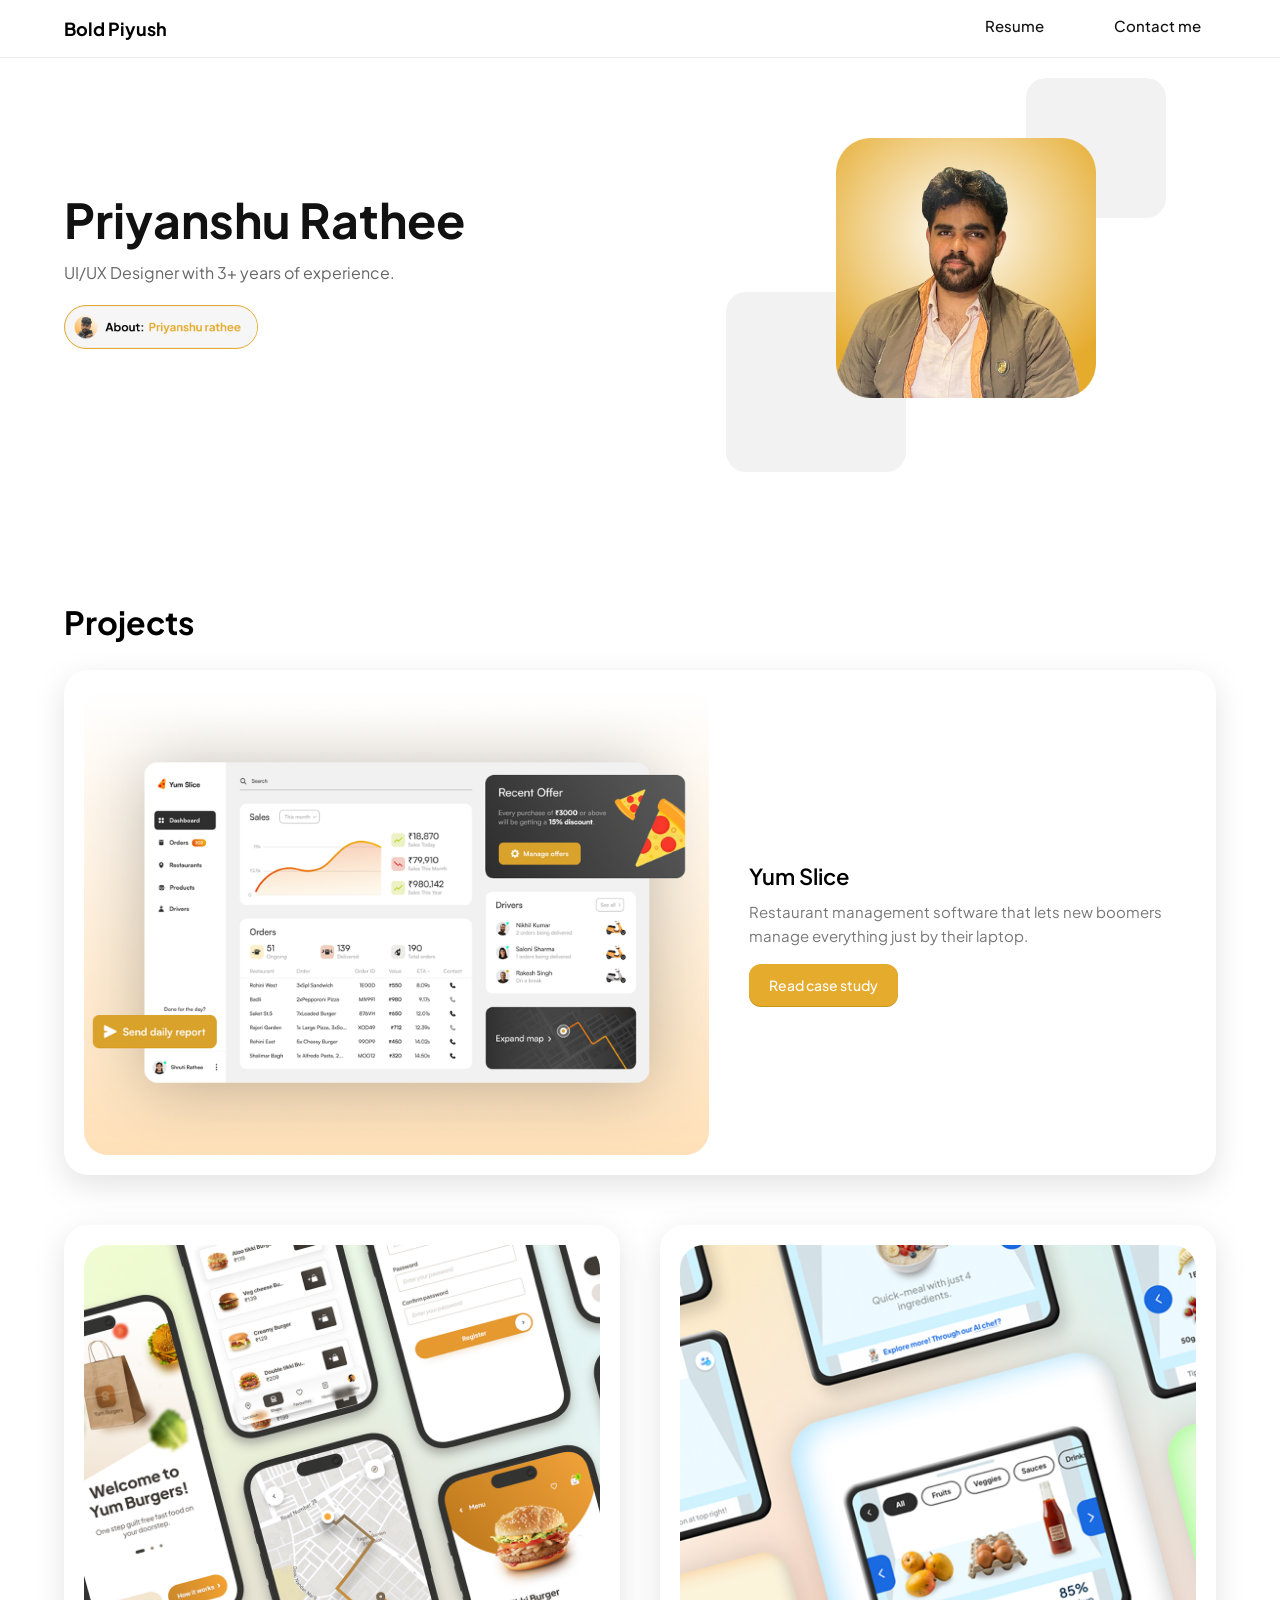
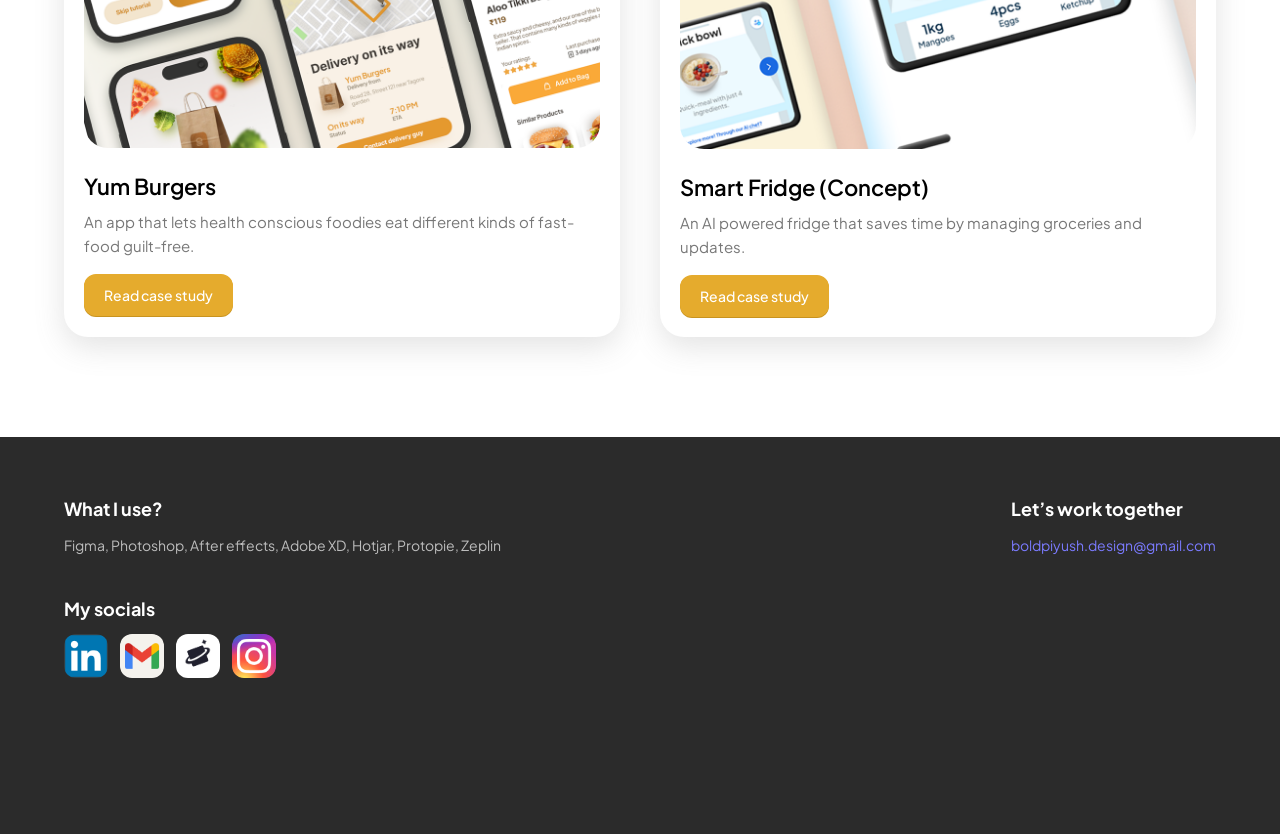
<file: index.html>
<!DOCTYPE html>
<html lang="en">
<head>
    <meta charset="UTF-8">
    <meta name="viewport" content="width=device-width, initial-scale=1.0">
    <title>Priyanshu Rathee | UI/UX Designer Portfolio</title>
    <link rel="stylesheet" href="style.css">
    <link rel="preconnect" href="https://fonts.googleapis.com">
    <link rel="preconnect" href="https://fonts.gstatic.com" crossorigin>
    <link href="https://fonts.googleapis.com/css2?family=Plus+Jakarta+Sans:ital,wght@0,200..800;1,200..800&display=swap" rel="stylesheet">
    <link rel="icon" type="image/png" href="images/favicon.png">
</head>
<body>
    <header class="navbar">
        <div class="nav-container">

            <div class="logo">Bold Piyush</div>

                <nav class="nav-links" id="navLinks">
                    <a href="resume/Priyanshu-Rathee-Resume.pdf" 
                       target="_blank" 
                       onclick="showResumePopup()">
                      Resume
                    </a>
                    <a href="#" id="openEmailForm">Contact me</a>
                    
                </nav>

            <button class="menu-btn" id="menuBtn">☰</button>

        </div>
    </header>
    <section class="hero">
    <div class="hero-wrapper">

    <!-- Grey decorative boxes -->
    
    <!-- Text content -->
    <div class="hero-content">
      <h1>
        <span class="jump-type" data-text="Priyanshu Rathee"></span>
      </h1>

      <p class="subtitle">
        <span class="jump-type sub" data-text="UI/UX Designer with 3+ years of experience."></span>
      </p>

      <!-- Portfolio image button -->
      <button class="portfolio-img">
        <img src="images/btn.png"  alt="Portfolio of Priyanshu" id="openAbout">
      </button>
    </div>

    <!-- Profile image -->
    <div class="hero-image">
      <img src="images/pfp.png" alt="Priyanshu Rathee">
      <div class="grey-box box-1"></div>
    <div class="grey-box box-2"></div>
    </div>

    </div>
    </section>
    <section class="projects-section">
     <div class="projects-container">

     <h2 class="projects-title">Projects</h2>

     <!-- Project 1 -->
     <div class="project-card large">
      <div class="project-image">
        <img src="images/YS.png" alt="Yum Slice project">
      </div>

      <div class="project-content">
        <h3>Yum Slice</h3>
        <p>
          Restaurant management software that lets new boomers
          manage everything just by their laptop.
        </p>
        <a href="cs-yum.html" class="project-btn">Read case study</a>
      </div>
     </div>

     <!-- Project 2 -->
     <div class="project-grid">

      <div class="project-card">
        <div class="project-image">
          <img src="images/YB.png" alt="Yum Burgers project">
        </div>
        <div class="project-content">
          <h3>Yum Burgers</h3>
          <p>
            An app that lets health conscious foodies eat different kinds of fast-food guilt-free.
          </p>
          <a href="cs-food.html" class="project-btn">Read case study</a>
        </div>
      </div>

      <div class="project-card">
        <div class="project-image">
          <img src="images/SF.png" alt="Smart Fridge project">
        </div>
        <div class="project-content">
          <h3>Smart Fridge (Concept)</h3>
          <p>
            An AI powered fridge that saves time by managing
            groceries and updates.
          </p>
          <a href="cs-fintech.html" class="project-btn">Read case study</a>
        </div>
      </div>

     </div>

     </div>
    </section>
    <footer class="footer-section">
  <div class="footer-container">

    <!-- LEFT SIDE -->
    <div class="footer-left">
      <div class="footer-block">
        <h4>What I use?</h4>
        <p>
          Figma, Photoshop, After effects, Adobe XD, Hotjar,
          Protopie, Zeplin
        </p>
      </div>

      <div class="footer-block socials-block">
        <h4>My socials</h4>
        <div class="socials">
           <a href="https://www.linkedin.com/in/priyanshu-rathi-238a7a399?utm_source=share&utm_campaign=share_via&utm_content=profile&utm_medium=ios_app" target="_blank" class="social-box">
          <img src="icons/ldn.png" alt="LinkedIn">
        </a>
        <a href="https://gmail.boldpiyush.design@gmail.com" target="_blank" class="social-box">
          <img src="icons/Gmail.png" alt="Gmail">
        </a>
        <a href="https://hype4.academy/profile/BoldPiyush" target="_blank" class="social-box">
          <img src="icons/academy.png" alt="hype4 academy">
        </a>
        <a href="https://www.instagram.com/boldpiyush?igsh=MWIxdGlhdHE0ZThmMg==" target="_blank" class="social-box">
          <img src="icons/ig.png" alt="Instagram">
        </a>
        </div>
      </div>
    </div>

    <!-- RIGHT SIDE -->
    <div class="footer-block">
      <h4>Let’s work together</h4>
      <a href="mailto:boldpiyush.design@gmail.com" class="email-link">
        boldpiyush.design@gmail.com
      </a>
    </div>

  </div>
</footer>
<div class="about-overlay" id="aboutOverlay">
  <div class="about-box">

    <div class="about-header">
      <img src="images/btn1.png" alt="Priyanshu Rathee">
      <div>
        <h3>Priyanshu Rathee</h3>
        <p class="role">UI, UX Designer</p>
      </div>
    </div>

    <div class="about-text">
      <p>
        Also known as <strong>BoldPiyush</strong>.  
        Designer since <strong>2023</strong>, he has evolved from a 
        <strong>self taught</strong> enthusiast into a dedicated 
        <strong>UI/UX designer</strong>, delivering professional 
        and engaging interfaces.
      </p>
    </div>

    <p class="location">
      <b>Origin - India</b>
    </p>

  </div>
</div>
<!-- EMAIL MODAL -->
<div class="email-modal" id="emailModal">
  <div class="email-box">
    <button class="email-close" onclick="closeEmail()">✕</button>

    <h3>Contact Me</h3>

    <input type="text" id="emailName" placeholder="Your Name">
    <input type="email" id="emailFrom" placeholder="Your Email">
    <textarea id="emailMessage" placeholder="Your Message"></textarea>

    <button class="email-send" onclick="sendEmail()">Send Email</button>
  </div>
</div>
<script src="js/main.js"></script>
<div id="resumePopup" class="resume-popup">
  📄 Resume opened in a new tab
</div>



</body>

</html>
</file>
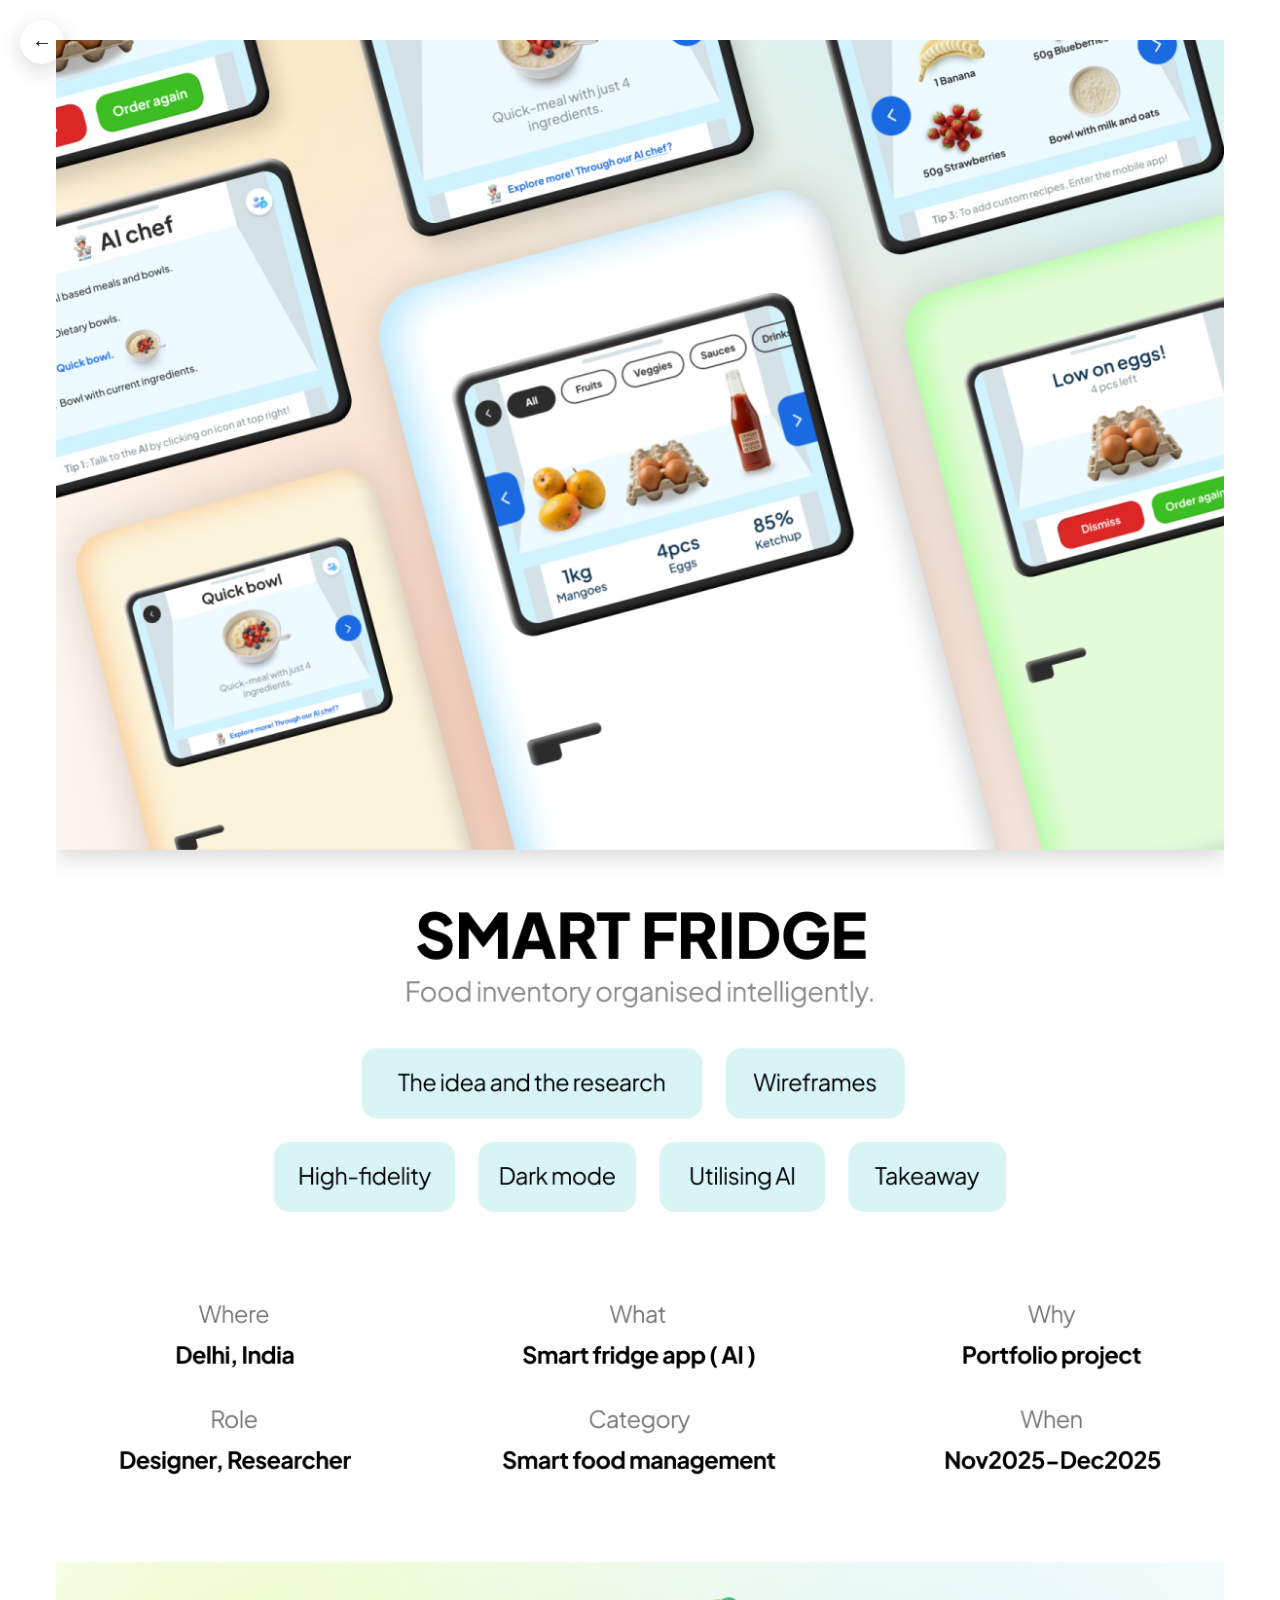
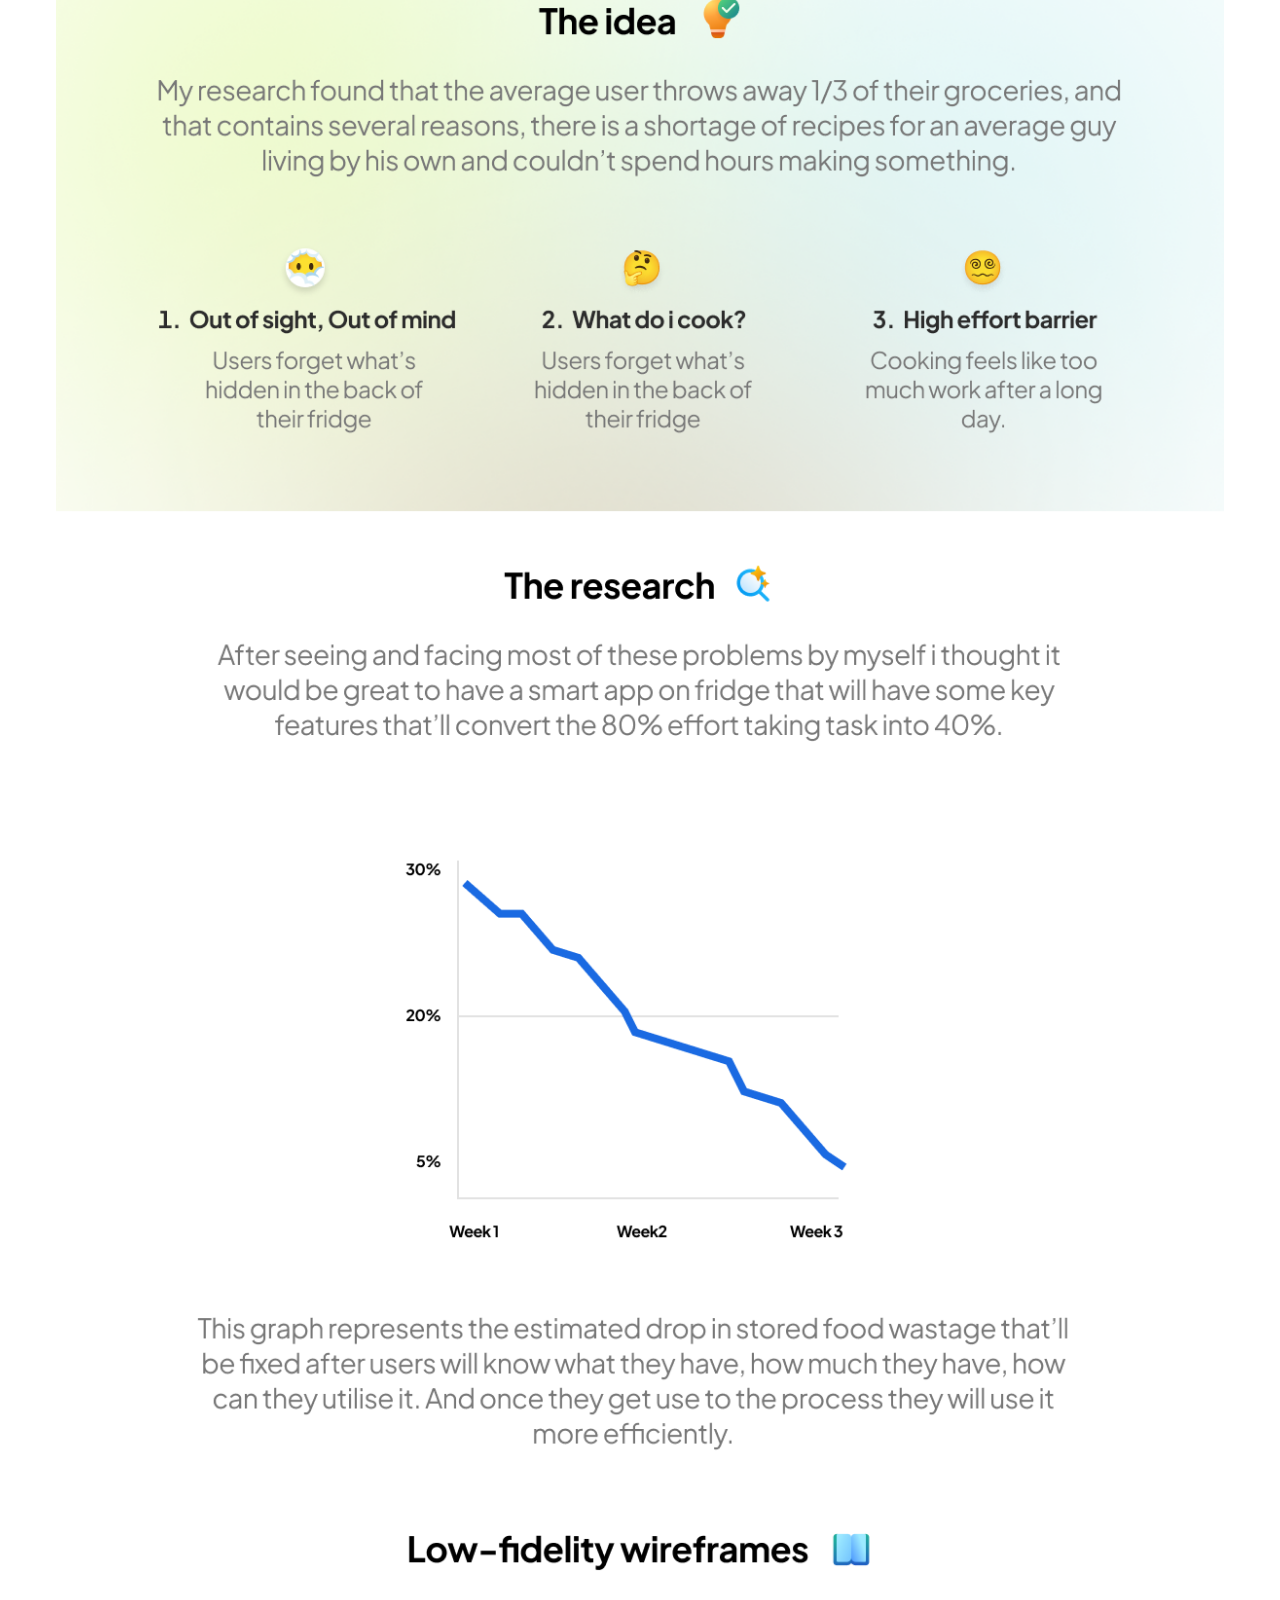
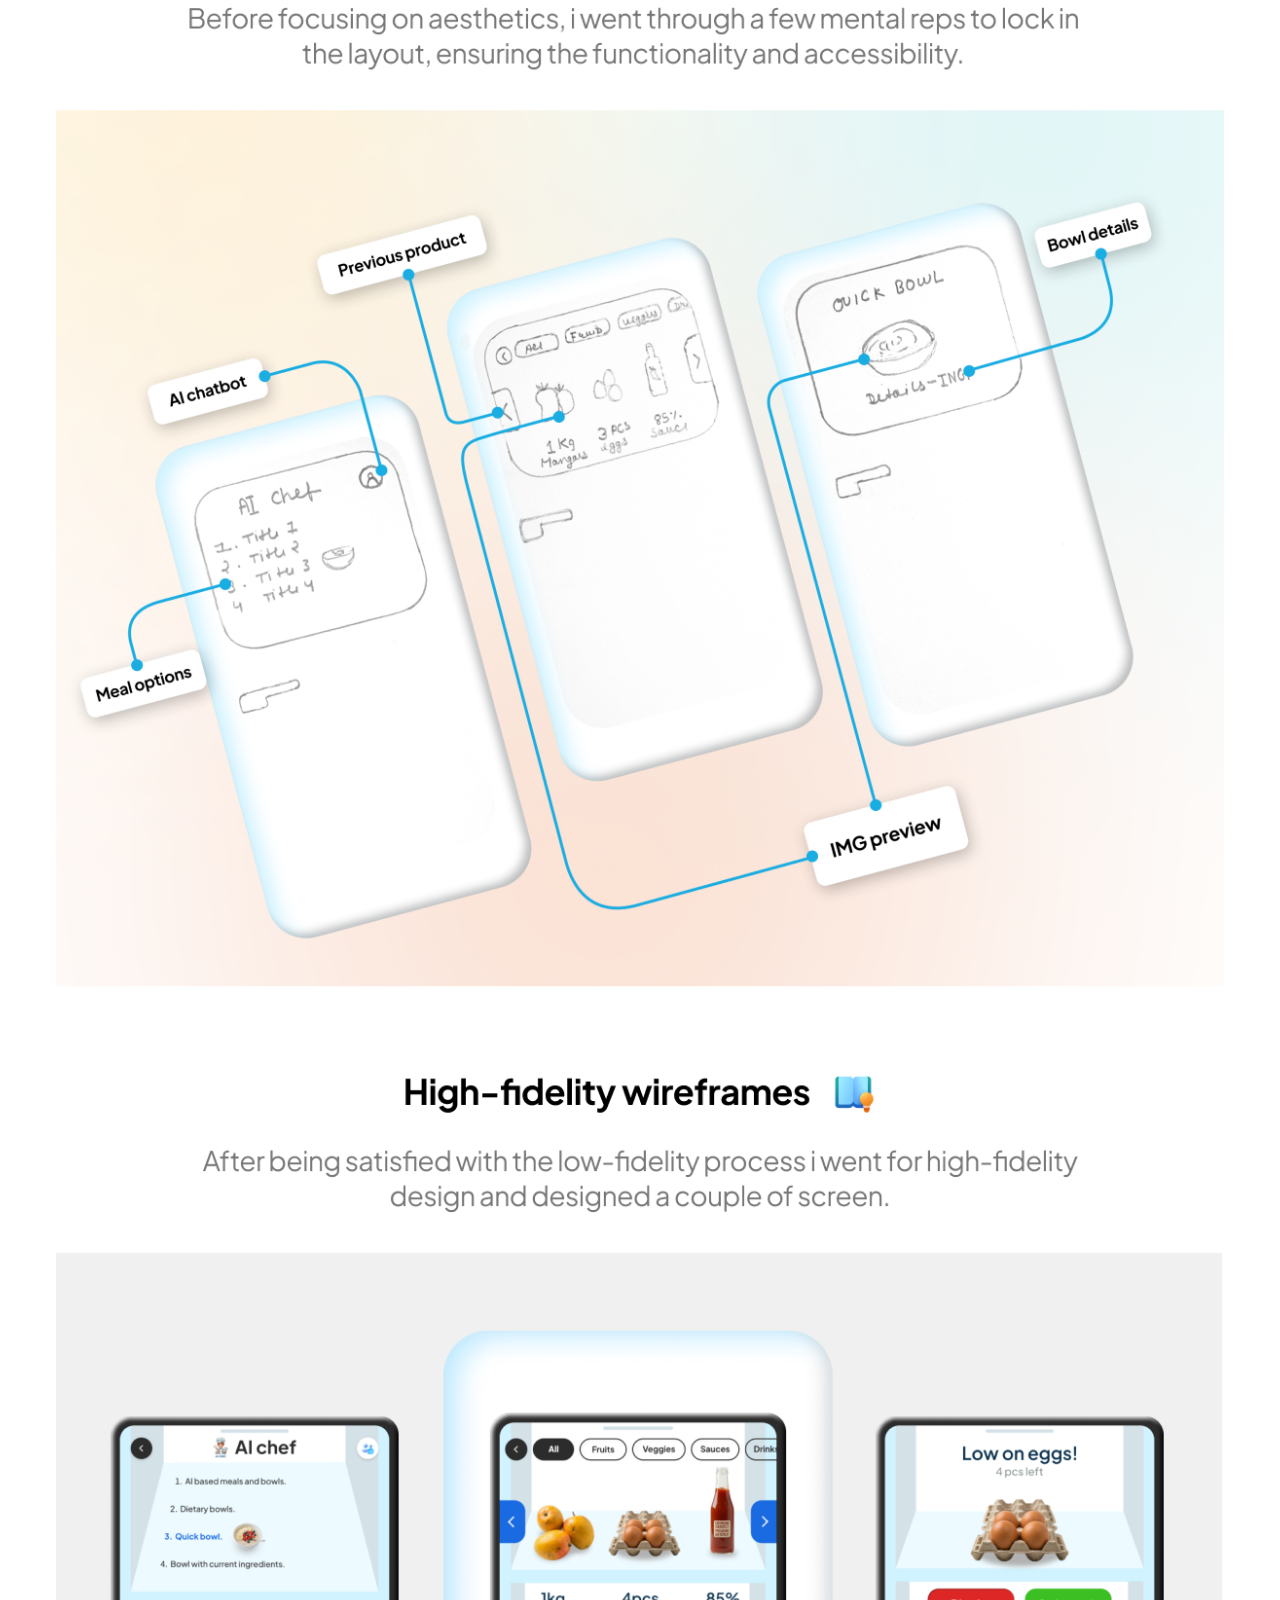
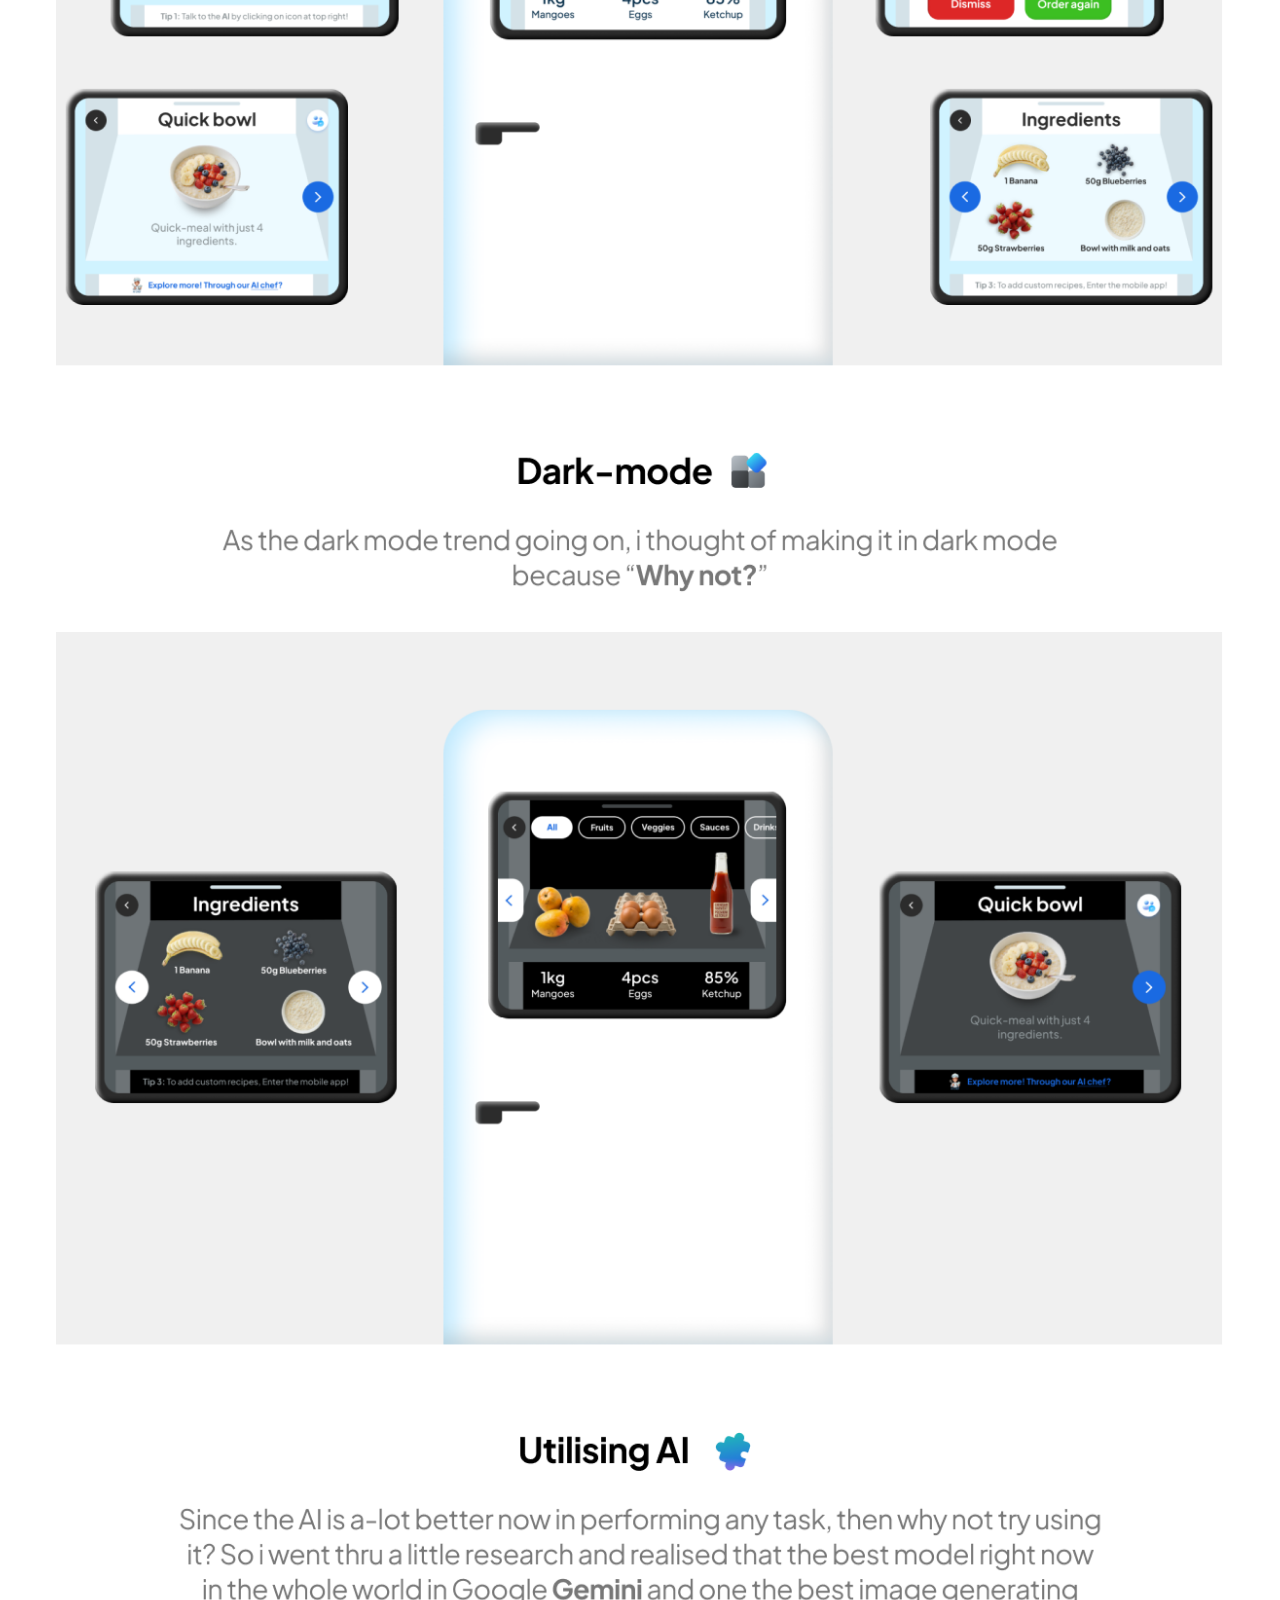
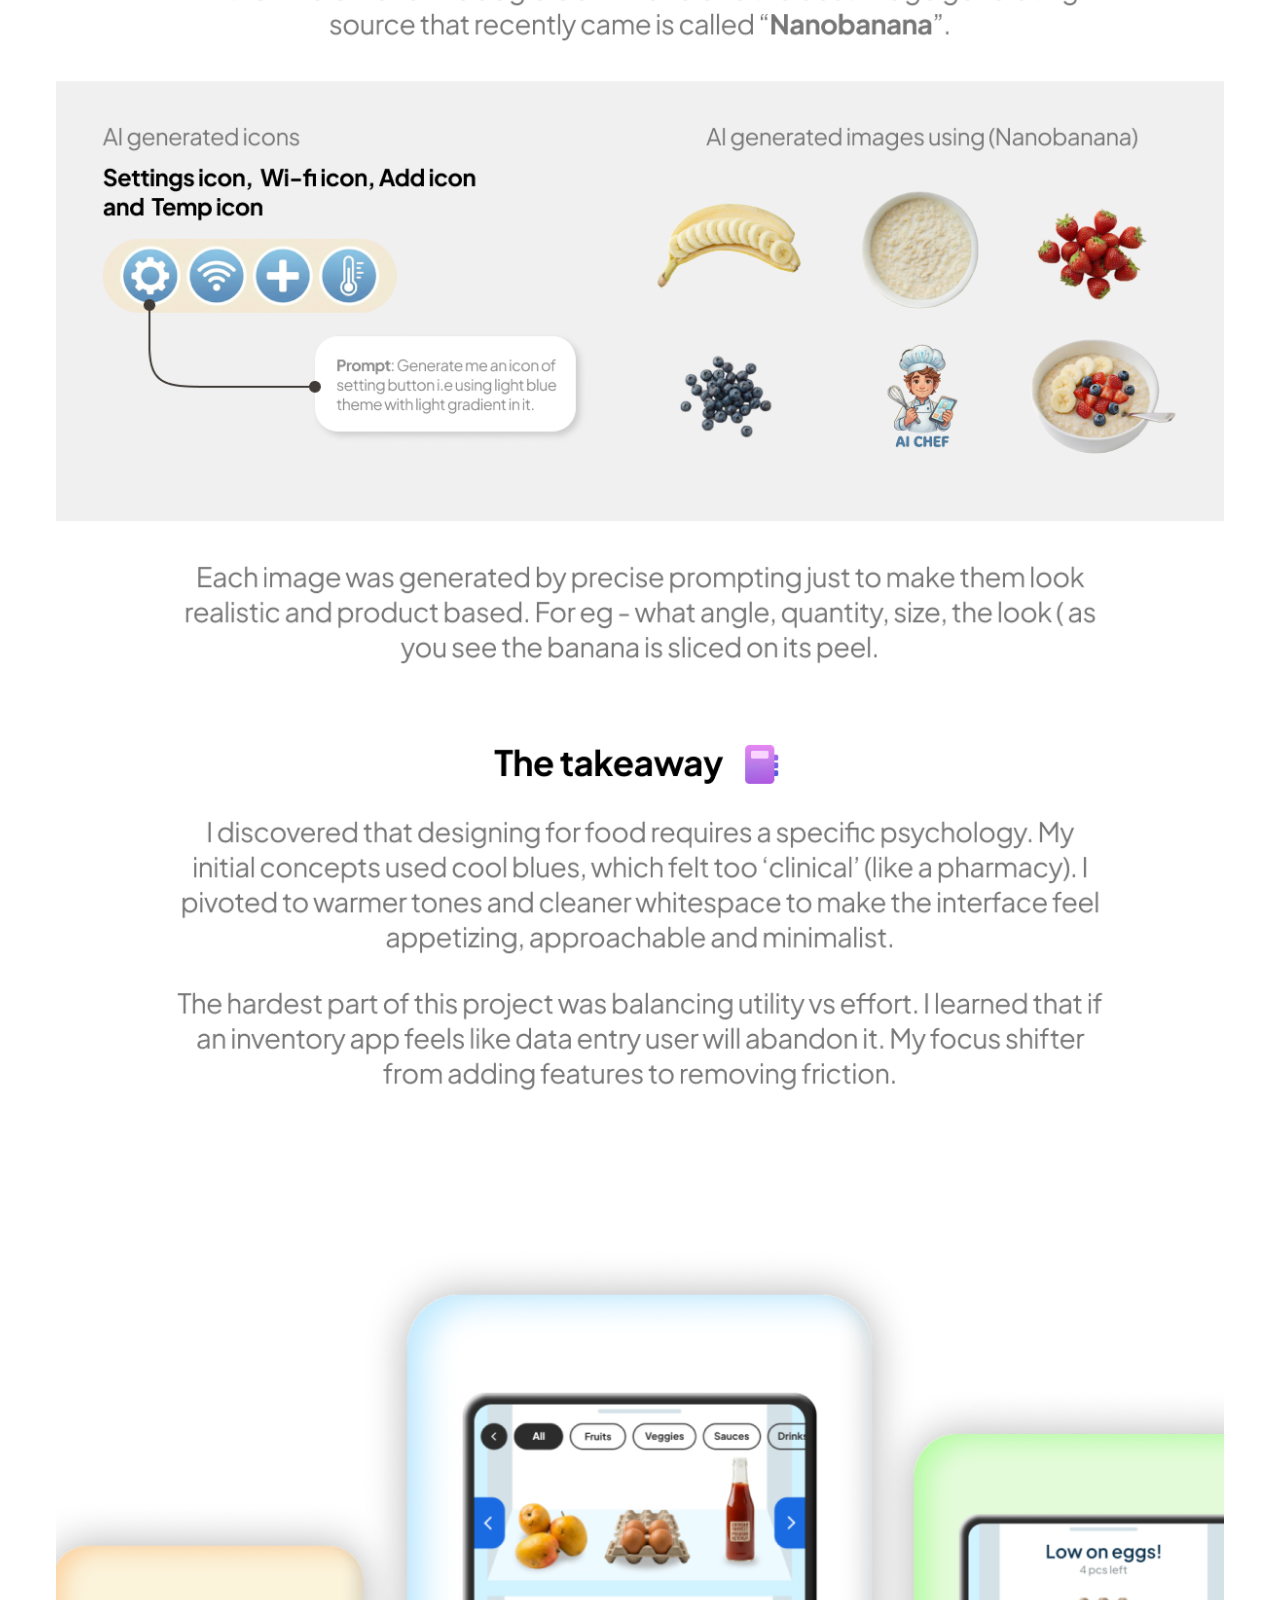
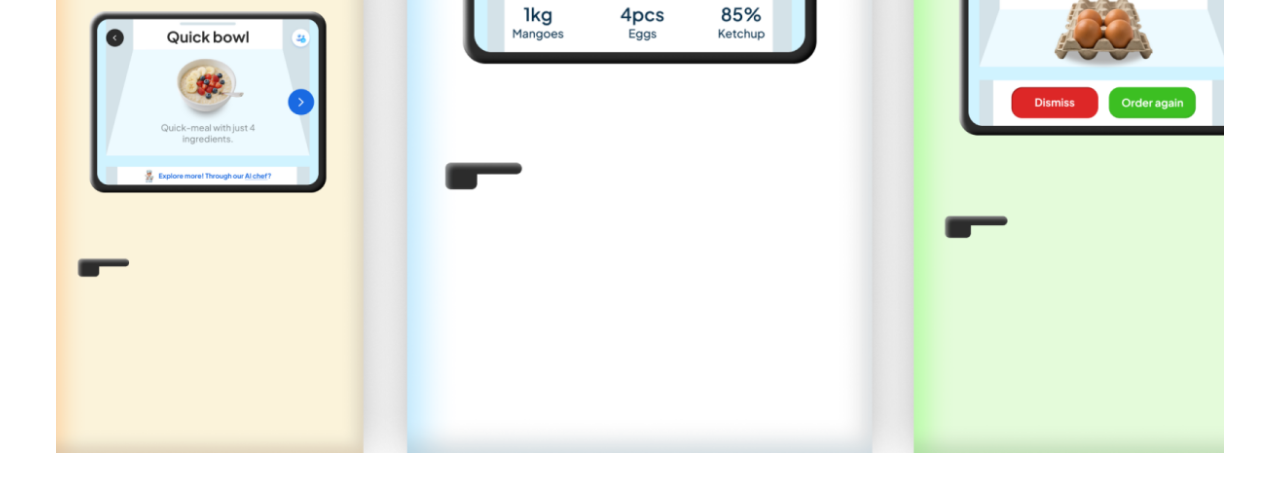
<file: cs-fintech.html>
<!DOCTYPE html>
<html lang="en">
<head>
  <meta charset="UTF-8" />
  <meta name="viewport" content="width=device-width, initial-scale=1.0"/>
  <title>Yum Slice Case Study</title>
  <link rel="stylesheet" href="style.css">
</head>
<body>

<section class="case-image">

  <!-- BACK BUTTON -->
  <button class="back-btn" onclick="goBack()" aria-label="Go Back">←</button>

  <!-- CASE STUDY IMAGE -->
  <img
    id="caseImg"
    src="images/CS3.png"
    alt="Smart Fridge case study"
    loading="lazy"
  >

  <!-- FALLBACK -->
  <div class="img-fallback" id="imgFallback">
    <p>Image couldn’t load.</p>
    <button onclick="openImageSource()">View image</button>
  </div>

</section>

<!-- FULLSCREEN IMAGE OVERLAY -->
<div class="image-overlay" id="imageOverlay">
  <button class="close-btn" onclick="closeImage()">✕</button>
  <img src="images/CS3.png" alt="Full case study image">
</div>

<script src="js/main.js"></script>
</body>
</html>
</file>
<file: style.css>
* {
    margin: 0;
    padding: 0;
    box-sizing: border-box;
    font-family: 'Plus Jakarta Sans';
  }

  /* Navbar wrapper */
  .navbar {
    position: relative;
    width: 100%;
    background: #ffffff;
    border-bottom: 1px solid #eaeaea;
    z-index: 1000;
  }

  /* Centered content, stretchable sides */
  .nav-container {
    max-width: 1200px;
    /* content width stays fixed */
    margin: 0 auto;
    /* side space grows on large screens */
    padding: 16px 24px;
    display: flex;
    align-items: center;
    justify-content: space-between;
  }

  /* Logo */
  .logo {
    font-size: 18px;
    font-weight: 700;
    color: #000;
  }

  /* Desktop nav links */
  .nav-links {
    display: flex;
    gap: 40px;
  }

  .nav-links a {
    text-decoration: none;
    color: #333;
    font-size: 15px;
  }
.nav-links a {
  position: relative;
  text-decoration: none;
  color: #111;
  font-weight: 500;
  padding-bottom: 6px;
  margin: 0 15px;
}

/* Center expanding underline */
.nav-links a::after {
  content: "";
  position: absolute;
  left: 50%;
  bottom: -4px;
  width: 0;
  height: 2px;
  background: #111;
  transform: translateX(-50%);
  transition: width 0.3s ease;
}

/* Hover animation */
.nav-links a:hover::after {
  width: 100%;
}

  .resume-popup {
    position: fixed;
    bottom: 20px;
    left: 50%;
    transform: translateX(-50%);
    background: #111;
    color: white;
    padding: 12px 20px;
    border-radius: 30px;
    font-size: 14px;
    opacity: 0;
    transition: all 0.4s ease;
    pointer-events: none;
    z-index: 9999;
  }

  .resume-popup.show {
    opacity: 1;
    bottom: 40px;
  }

  /* Hamburger button */
  .menu-btn {
    display: none;
    font-size: 26px;
    background: none;
    border: none;
    cursor: pointer;
  }

  /* ===================== */
  /* MOBILE RESPONSIVE */
  /* ===================== */
  @media (max-width: 768px) {

    /* Show hamburger */
    .menu-btn {
      display: block;
    }

    /* Hide desktop nav */
    @media (max-width: 768px) {

      .nav-links {
        position: absolute;
        top: 64px;
        left: 0;
        width: 100%;
        background: #ffffff;

        /* 👇 outer border + separation */
        border: 1px solid #eaeaea;
        border-top: none;

        /* 👇 attractive bottom shadow */
        box-shadow: 0 12px 30px rgba(0, 0, 0, 0.12);

        border-radius: 0 0 16px 16px;

        flex-direction: column;
        align-items: center;
        text-align: center;
        padding: 20px 0;
        display: none;
      }

    }

    .nav-links a {
      padding: 14px 0;
      width: 100%;
      font-size: 16px;
      
    }

    /* Active mobile menu */
    .nav-links.active {
      display: flex;
    }
  }

  /* HERO SECTION */
  .hero {
    width: 100%;
    background: #ffffff;
  }

  /* MAIN CONTAINER */
  .hero-wrapper {
    position: relative;
    /* anchor for grey boxes */
    max-width: 1200px;
    margin: 0 auto;
    padding: 80px 24px 100px;
    display: grid;
    grid-template-columns: 1fr 420px;
    align-items: center;
  }

  /* TEXT */
  .hero-content h1 {
    font-size: 48px;
    font-weight: 700;
    color: #111;
  }

  /* ===== Jump + Fade Typewriter ===== */

  .jump-type {
    display: inline-flex;
    gap: 0;
  }

  .jump-type span {
    opacity: 0;
    transform: translateY(8px);
    animation: jumpIn 0.35s ease forwards;
  }

  .jump-type::after {
    content: "";
    margin-left: 4px;
    animation: blink 1s infinite;
    color: #111;
  }

  /* Subtitle slower + lighter */
  .jump-type.sub span {
    animation-duration: 0.4s;
  }

  /* Keyframes */
  @keyframes jumpIn {
    to {
      opacity: 1;
      transform: translateY(0);
    }
  }

  @keyframes blink {
    50% {
      opacity: 0;
    }
  }

  .subtitle {
    margin-top: 12px;
    font-size: 16px;
    color: #666;
    max-width: 420px;
  }

  /* PORTFOLIO IMAGE */ 

  /* ABOUT IMAGE BUTTON STYLE */
.portfolio-img {
  display: inline-block;
  margin-top: 22px;
  border: 1px solid #e5ab2d;
  border-radius: 100px;
  padding:   0.8px 0.8px; /* space around image */
  transition: all 0.2s ease;
  
  
}

/* Keep image clean */
.portfolio-img img {
  height: 40px;
  display: block;
}

/* Hover effect */
.portfolio-img:hover {
  background: #e5ab2d;
  cursor: pointer;
}

/* Press effect */
.portfolio-img:active {
  transform: translateY(3px);
}

  /* PROFILE IMAGE */
  .hero-image {
    margin-left: 40px;
    position: relative;
    z-index: 2;
    /* image ABOVE grey boxes */
  }

  .hero-image img {
    width: 260px;
    height: 260px;
    object-fit: cover;
    border-radius: 22px;
  }

  /* GREY BOXES */
  .grey-box {
    position: absolute;
    background: #f2f2f2;
    border-radius: 20px;
    z-index: -1;
  }

  .box-1 {
    width: 140px;
    height: 140px;
    top: 400px;
    right: 340px;
    margin-right: -50px;
    margin-top: -100px;
  }

  .box-2 {
    width: 180px;
    height: 180px;
    bottom: 250px;
    right: 60px;
    margin-bottom: -100px;
  }

  /* MOBILE */
  @media (max-width: 768px) {
    .nav-links {
      z-index: 1001;
    }

    .grey-box {
      display: none;
    }

    .hero-wrapper {
      grid-template-columns: 1fr;
      text-align: center;
      padding: 60px 16px 80px;
    }

    .hero-image {
      order: -1;
      margin-left: 0;
      margin-bottom: 24px;
    }

    .hero-image img {
      width: 220px;
      height: 220px;
      margin: 0 auto;
    }

    .hero-content h1 {
      font-size: 36px;
    }

    .subtitle {
      margin: 12px auto 0;
    }

    .portfolio-img {
      margin: 20px auto 0;
    }
    
}
/* ==============================
   OVERLAY
============================== */
.about-overlay {
  position: fixed;
  inset: 0;
  background: rgba(0, 0, 0, 0.65);
  display: none;
  align-items: center;
  justify-content: center;
  z-index: 3000;
  padding: 20px;
  overflow-y: auto;
}

/* ==============================
   DEFAULT (Tablet / Small Laptop)
============================== */
.about-box {
  background: #ffffff;
  width: 100%;
  max-width: 520px;
  padding: 50px 40px;
  border-radius: 20px;
  box-shadow: 0 30px 60px rgba(0, 0, 0, 0.15);
}

/* HEADER */
.about-header {
  display: flex;
  align-items: center;
  gap: 18px;
  margin-bottom: 28px;
}

.about-header img {
  width: 70px;
  height: 70px;
  border-radius: 50%;
  object-fit: cover;
}

.about-header h3 {
  font-size: 22px;
  margin-bottom: 4px;
}

/* SAME TEXT SIZE (IMPORTANT FIX) */
.role{
  color: #777;;
}
.role,
.location {
  font-size: 15px;
  font-weight: 500;
  
}
.location{
  color: #000;
}

/* PARAGRAPH */
.about-text p {
  font-size: 20px;
  line-height: 1.75;
  color: #999;
  margin-bottom: 28px;
}

/* BOLD WORDS */
.about-text strong {
  color: #111;
  font-weight: 700;

}@media (max-width: 768px) {

  .about-box {
    max-width: 340px;
    border-radius: 20px;
    box-shadow: none;
    padding: 20px;
  }

  .about-header img {
    width: 55px;
    height: 55px;
  }

  .about-text p {
    font-size: 18px;
  }

}@media (min-width: 1025px) {

  .about-box {
    max-width: 500px;
    padding: 30px;
    cursor: pointer;
  }

  .about-header img {
    width: 90px;
    height: 90px;
  }

  .about-header h3 {
    font-size: 26px;
  }

  .about-text p {
    font-size: 23px;
    max-width: 620px;
  }

}@media (min-width: 1440px) {

  .about-box {
    max-width: 630px;
    padding: 40px;
    cursor: pointer;
  }

  .about-header img {
    width: 100px;
    height: 100px;
  }

}

    /* MOBILE BOXES */
    .box-1 {
      top: 40px;
      right: 50%;
      transform: translateX(90px);
    }

    .box-2 {
      bottom: 30px;
      right: 50%;
      transform: translateX(-120px);
    }
  

  /* SECTION WRAPPER */
  .projects-section {
    width: 100%;
    background: #ffffff;
  }
.project-card {
    position: relative;
    overflow: hidden;
    border-radius: 24px;
    padding: 20px;
    background: #fff;
    position: relative;
    transition: 0.3s ease;
    box-shadow: 0 10px 30px rgba(117, 114, 114, 0.2);
  } 
  
  .project-card::before {
    content: "";
    position: absolute;
    left: 0;
    top: 0;
    width: 3px;
    height: 100%;
    
    

}
  .project-card::after {
    content: "";
    position: absolute;
    right: 0;
    top: 0;
    width: 3px;
    height: 100%;
    

}

.project-card:hover {
  transform: translateY(-6px);
}
  /* SAME ALIGNMENT AS NAVBAR / HERO */
  .projects-container {
    max-width: 1200px;
    margin: 0 auto;
    padding: 80px 24px;
  }

  /* TITLE */
  .projects-title {
    font-size: 32px;
    font-weight: 700;
    margin-bottom: 28px;
  }
  .project-grid {
    
    display: grid;
    grid-template-columns: repeat(2, 1fr);
    gap: 40px;
  }
  .projects-container {
    padding: 100px 24px;
  }
  .project-card.large {
    margin-bottom: 60px;
  }
  .project-card.large {
    display: grid;
    grid-template-columns: 1.4fr 1fr;
    gap: 40px;
    margin-bottom: 50px;
    align-items: center;
  }
  
  
.project-btn {
  display: inline-block;
  padding: 10px 18px;
  background: #e5ab2d;
  color: #ffffff;
  border-radius: 12px;
  font-size: 14px;
  text-decoration: none;
  font-weight: 500;
  transition: all 0.15s ease;
  box-shadow: 0 1px 0 #c8931f; /* depth effect */
  border: 2px solid #e5ab2d;
}

/* Hover (desktop) */
.project-btn:hover {
  transform: translateY(-2px);
  background: #ffffff;
  color: #e5ab2d;
  border-color: #e5ab2d;
}

/* PRESS EFFECT */
.project-btn:active {
  transform: translateY(4px);
  box-shadow: 0 1px 0 #c8931f;
}
  /* IMAGE */
  .project-image {
  position: relative;
  overflow: hidden;
  border-radius: 24px; 
}

/* LEFT BORDER */


.project-image img {
    width: 100%;
    height: auto;
    display: block;
}

  /* CONTENT */
.project-content {
    margin-top: 24px;
}

.project-content h3 {
    font-size: 22px;
    font-weight: 600;
    margin-bottom: 10px;
}

.project-content p {
    font-size: 15px;
    line-height: 1.6;
    color: #777;
    margin-bottom: 16px;
}

  /* BUTTON */
  
  
@media (min-width:375px) and (max-width: 425px) {
  .project-btn {
    
    width: 300px;
  }
}

@media (320px<=width <=375px) {
  .project-btn {
    width: 300px;
  }
}

  .case-image {
    max-width: 1200px;
    margin: 0 auto;
    padding: 40px 16px;
  }

  /* Back button */
  .back-btn {
    background: none;
    border: none;
    font-size: 16px;
    font-weight: 500;
    cursor: pointer;
    margin-bottom: 24px;
    color: #111;
  }

  .back-btn:hover {
    text-decoration: underline;
  }

  /* Image */
  .case-image img {
    width: 100%;
    height: auto;
    display: block;
  }

  /* Fallback */
  .img-fallback {
    display: none;
    padding: 60px 20px;
    text-align: center;
    background: #f4f4f4;
    color: #555;
    border-radius: 12px;
  }

  /* Mobile tweaks */
  @media (max-width: 768px) {
    .case-image {
      padding: 24px 12px;
    }

    .back-btn {
      font-size: 14px;
    }
  }

  @media (max-width: 768px) {

    .projects-container {
      padding: 60px 20px;
    }

    .projects-title {
      text-align: center;
    }

    .project-card.large {
      grid-template-columns: 1fr;
    }

    .project-grid {
      grid-template-columns: 1fr;

    }

    .project-content {
      text-align: center;
    }
  }

  /* FOOTER WRAPPER */
  .footer-section {
    background: #2b2b2b;
    color: #ffffff;
    padding-bottom: 96px;
  }

  /* SAME ALIGNMENT SYSTEM */
  .footer-container {
    max-width: 1200px;
    margin: 0 auto;
    padding: 60px 24px;
    display: flex;
    justify-content: space-between;
    gap: 80px;
  }

  .footer-left {
    display: flex;
    flex-direction: column;
    gap: 40px;
  }

  .socials {
    display: flex;
    gap: 14px;
    margin-top: 12px;
  }

  .social-box {
    width: 44px;
    height: 44px;
    background: #3a3a3a;
    border-radius: 12px;
    transition: 0.3s ease;
  }

  .social-box:hover {
    background: #4a4a4a;
  }

  /* BLOCKS */
  .footer-block h4 {
    font-size: 18px;
    margin-bottom: 14px;
  }

  .footer-block p {
    font-size: 14px;
    line-height: 1.6;
    color: #bdbdbd;
  }

  /* EMAIL */
  .email-link {
    color: #7b7bff;
    font-size: 14px;
    text-decoration: none;
  }

  /* SOCIALS */
  .socials {
    display: flex;
    gap: 12px;
    margin-top: 10px;
  }

  .social-box {
    width: 44px;
    height: 44px;
    background: #3a3a3a;
    border-radius: 10px;
    display: flex;
    align-items: center;
    justify-content: center;
    transition: 0.3s ease;
  }

  .social-box {
    width: 44px;
    height: 44px;
    border-radius: 12px;
    overflow: hidden;
    transition: 0.3s ease;
  }

  .social-box img {
    width: 100%;
    height: 100%;
    object-fit: cover;
    /* 🔥 makes image fill entire box */
    display: block;
  }

  .social-box:hover {
    background: #4a4a4a;
  }

  @media (max-width: 768px) {

    .footer-container {
      flex-direction: column;
      gap: 50px;
      text-align: center;
    }

    .footer-left {
      gap: 30px;
    }

    .socials {
      justify-content: center;
    }
  }

  /* CASE STUDY WRAPPER */
  .case-image {
    max-width: 1200px;
    margin: 0 auto;
    padding: 40px 16px;
  }

  /* BACK BUTTON */
  .back-btn {
    background: none;
    border: none;
    font-size: 16px;
    cursor: pointer;
    margin-bottom: 24px;
    color: #111;
  }

  .back-btn:hover {
    text-decoration: underline;
  }

  /* IMAGE */
  .case-image img {
    width: 100%;
    height: auto;
    display: block;
  }

  /* FALLBACK */
  .img-fallback {
    display: none;
    margin-top: 40px;
    padding: 50px 20px;
    text-align: center;
    background: #f4f4f4;
    border-radius: 12px;
  }

  .img-fallback button {
    margin-top: 12px;
    padding: 10px 20px;
    border-radius: 20px;
    border: none;
    background: #222;
    color: #fff;
    cursor: pointer;
  }

  /* FULLSCREEN IMAGE OVERLAY */
  .image-overlay {
    position: fixed;
    inset: 0;
    background: rgba(0, 0, 0, 0.9);
    display: none;
    align-items: center;
    justify-content: center;
    z-index: 2000;
    padding: 20px;
  }

  .image-overlay img {
    max-width: 100%;
    max-height: 100%;
    object-fit: contain;
  }

  /* CLOSE BUTTON */
  .close-btn {
    position: absolute;
    top: 20px;
    right: 20px;
    background: none;
    border: none;
    color: #fff;
    font-size: 28px;
    cursor: pointer;
  }

  /* MOBILE */
  @media (max-width: 768px) {
    .case-image {
      padding: 24px 12px;
    }

    .back-btn {
      font-size: 14px;
    }
  }

  .back-btn {
    position: fixed;
    top: 20px;
    left: 20px;
    z-index: 1000;

    background: white;
    border-radius: 50%;
    width: 44px;
    height: 44px;

    display: flex;
    align-items: center;
    justify-content: center;

    font-size: 20px;
    box-shadow: 0 6px 20px rgba(0, 0, 0, 0.15);
    cursor: pointer;
  }

  .back-btn {
    position: fixed;
    top: 20px;
    left: 20px;

    z-index: 3000;
    /* HIGHER than navbar */

    background: white;
    border-radius: 50%;
    width: 44px;
    height: 44px;

    display: flex;
    align-items: center;
    justify-content: center;

    font-size: 20px;
    box-shadow: 0 6px 20px rgba(0, 0, 0, 0.15);
    cursor: pointer;
  }

  /* =====================
    FIXED BACK BUTTON
  ===================== */
  .back-btn.fixed-back {
    position: fixed;
    top: 20px;
    left: 20px;
    z-index: 3000;

    width: 44px;
    height: 44px;

    background: #ffffff;
    border-radius: 50%;
    border: none;

    display: flex;
    align-items: center;
    justify-content: center;

    font-size: 18px;
    line-height: 1;
    padding: 0;

    color: #111;
    text-decoration: none;
    /* ✅ remove underline */

    cursor: pointer;

    /* ✅ clean soft shadow */
    box-shadow:
      0 12px 30px rgba(0, 0, 0, 0.2),
      0 4px 10px rgba(0, 0, 0, 0.15);

    transition: transform 0.2s ease, box-shadow 0.2s ease;
  }

  /* Hover effect */
  .back-btn.fixed-back:hover {
    transform: translateY(-2px);
    box-shadow:
      0 12px 30px rgba(0, 0, 0, 0.18);
  }

  @media (max-width: 600px) {
    .back-btn.fixed-back {
      width: 38px;
      height: 38px;
      font-size: 16px;
      top: 12px;
      left: 12px;
    }
  }

  /* FORCE REMOVE UNDERLINE FROM BACK BUTTON */
  .back-btn,
  .back-btn:link,
  .back-btn:visited,
  .back-btn:hover,
  .back-btn:active {
    text-decoration: none !important;
    color: #111;
  }

  button.back-btn {
    background: none;
    border: none;
    outline: none;
  }

  /* EMAIL MODAL BACKGROUND */
  .email-modal {
    position: fixed;
    inset: 0;
    background: rgba(0, 0, 0, 0.6);
    display: none;
    align-items: center;
    justify-content: center;
    z-index: 2000;
  }

  /* EMAIL BOX */
  .email-box {
    background: #fff;
    width: 100%;
    max-width: 420px;
    padding: 30px;
    border-radius: 20px;
    position: relative;
    box-shadow: 0 20px 40px rgba(0, 0, 0, 0.2);
  }

  /* CLOSE BUTTON */
  .email-close {
    position: absolute;
    top: 14px;
    right: 14px;
    background: none;
    border: none;
    font-size: 20px;
    cursor: pointer;
  }

  /* TITLE */
  .email-box h3 {
    margin-bottom: 16px;
    font-size: 22px;
  }

  /* INPUTS */
  .email-box input,
  .email-box textarea {
    width: 100%;
    padding: 12px 14px;
    margin-bottom: 12px;
    border-radius: 12px;
    border: 1px solid #ddd;
    font-size: 14px;
  }

  .email-box textarea {
    resize: none;
    height: 110px;
  }

  /* SEND BUTTON */
  .email-send {
    width: 100%;
    padding: 12px;
    border-radius: 10px;
    border: none;
    color:white;
    background: #e5ab2d;
    font-size: 15px;
    font-weight: 600;
    cursor: pointer;
  }

  .email-send:hover {
    opacity: 0.9;
    border: 1.5px solid #e5ab2d;
    background-color: white;
    color: #e5ab2d;
  }

  /* MOBILE */
  @media (max-width: 600px) {
    .email-box {
      margin: 0 16px;
    }
  }
 
@media (max-width: 768px) {

  .project-card.large {
    gap: 23px;
  }

  .project-card.large .project-content {
    margin-top: 0; 
  }

}
</file>
